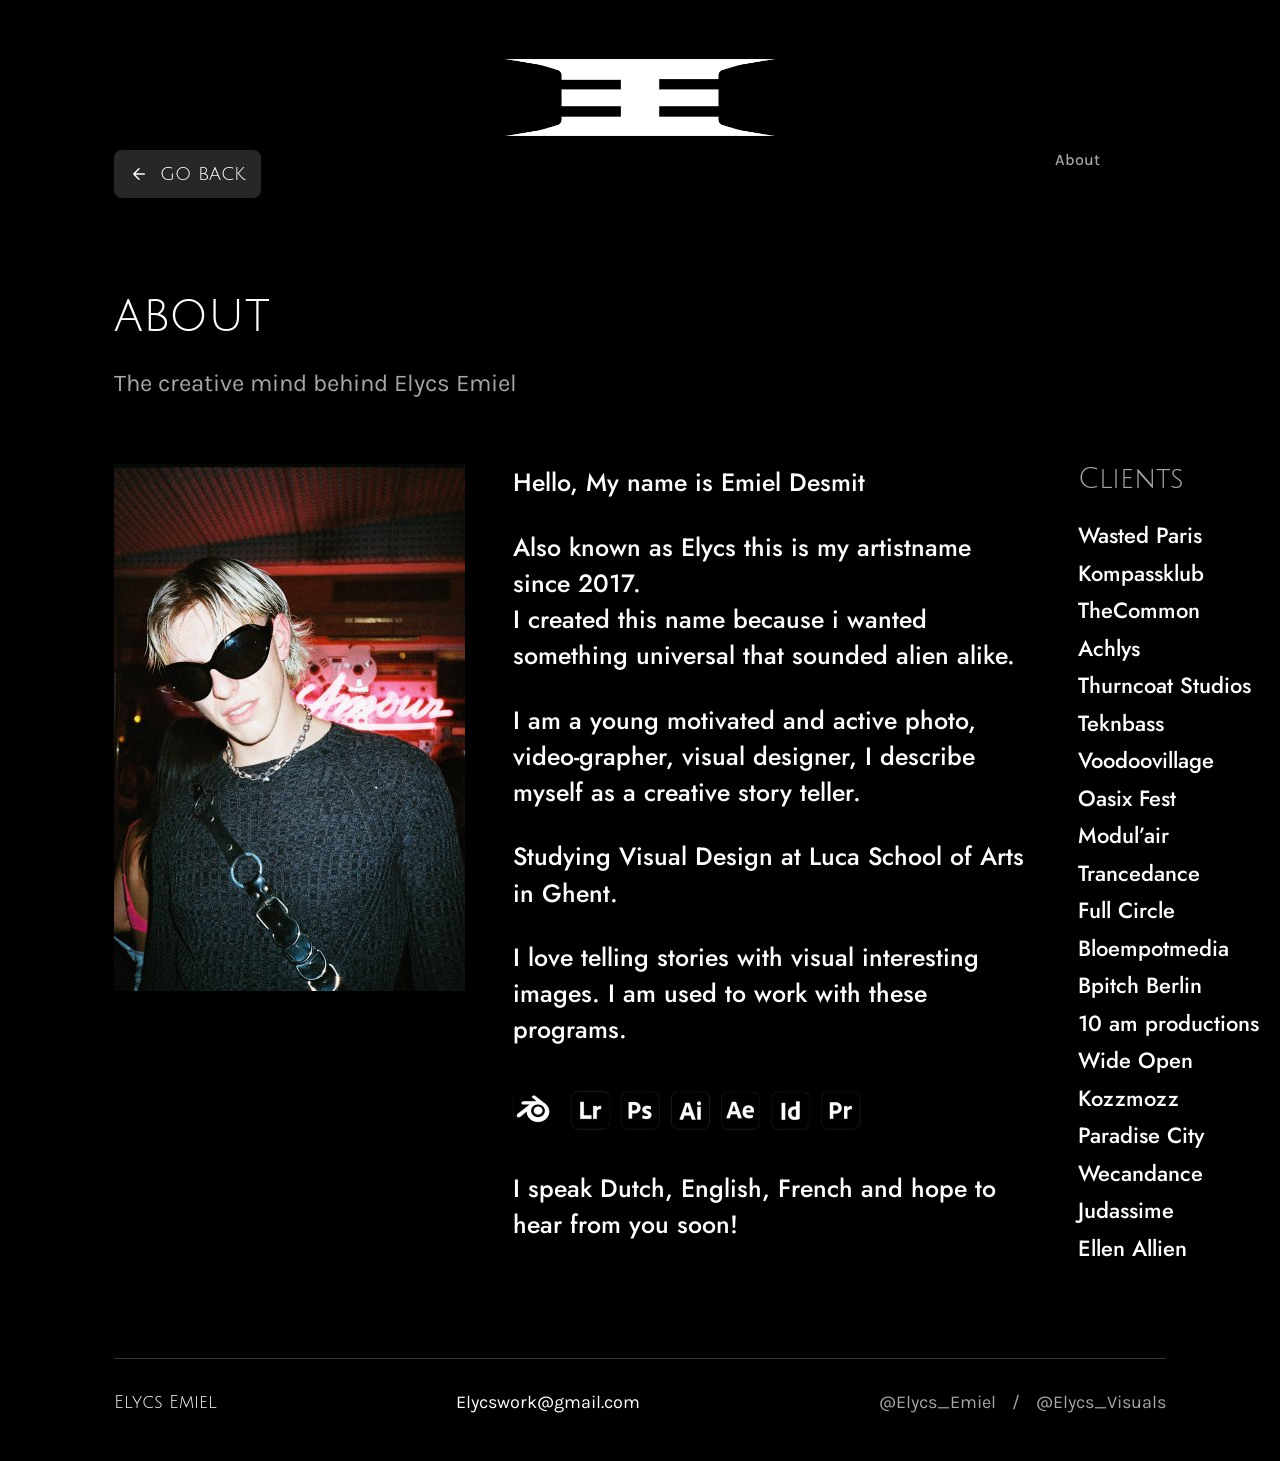
<file: about.html>
<!DOCTYPE html>
<html lang="en">
<head>
  <meta charset="UTF-8">
  <meta name="viewport" content="width=device-width, initial-scale=1.0">
  <title>About — Elycs Emiel</title>
  <link rel="preconnect" href="https://fonts.googleapis.com">
  <link rel="preconnect" href="https://fonts.gstatic.com" crossorigin>
  <link href="https://fonts.googleapis.com/css2?family=Julius+Sans+One&family=Karla:wght@400&family=Jost:wght@500;700&display=swap" rel="stylesheet">
  <link rel="stylesheet" href="css/style.css">
</head>
<body>
  <div class="wrap">
    <header class="subnav">
      <a href="index.html"><img class="logo" src="img/logo.png" alt="Elycs Emiel — home"></a>
      <a class="back-btn" href="index.html">
        <svg viewBox="0 0 24 24" fill="none" stroke="currentColor" stroke-width="2" stroke-linecap="round" stroke-linejoin="round" aria-hidden="true"><path d="M19 12H5M12 19l-7-7 7-7"/></svg>
        go back
      </a>
      <span class="current">About</span>
    </header>

    <main class="page">
      <div class="page-intro">
        <h1>about</h1>
        <p>The creative mind behind Elycs Emiel</p>
      </div>

      <div class="bio-grid">
        <img src="img/about-portrait.jpg" alt="Portrait of Emiel Desmit">
        <div class="bio">
          <p>Hello, My name is Emiel Desmit</p>
          <p>Also known as Elycs this is my artistname since 2017.<br>I created this name because i wanted something universal that sounded alien alike.</p>
          <p>I am a young motivated and active photo, video-grapher, visual designer, I describe myself as a creative story teller.</p>
          <p>Studying Visual Design at Luca School of Arts in Ghent.</p>
          <p>I love telling stories with visual interesting images. I am used to work with these programs.</p>
          <img class="software" src="img/software.png" alt="Blender, Lightroom, Photoshop, Illustrator, After Effects, InDesign, Premiere Pro">
          <p>I speak Dutch, English, French and hope to hear from you soon!</p>
        </div>
        <div class="clients">
          <h2>Clients</h2>
          <ul>
            <li>Wasted Paris</li>
            <li>Kompassklub</li>
            <li>TheCommon</li>
            <li>Achlys</li>
            <li>Thurncoat Studios</li>
            <li>Teknbass</li>
            <li>Voodoovillage</li>
            <li>Oasix Fest</li>
            <li>Modul’air</li>
            <li>Trancedance</li>
            <li>Full Circle</li>
            <li>Bloempotmedia</li>
            <li>Bpitch Berlin</li>
            <li>10 am productions</li>
            <li>Wide Open</li>
            <li>Kozzmozz</li>
            <li>Paradise City</li>
            <li>Wecandance</li>
            <li>Judassime</li>
            <li>Ellen Allien</li>
          </ul>
        </div>
      </div>

      <footer class="footer">
        <span class="sig">Elycs Emiel</span>
        <a href="mailto:Elycswork@gmail.com">Elycswork@gmail.com</a>
        <span class="socials"><a href="https://www.instagram.com/elycs_emiell/" target="_blank" rel="noopener">@Elycs_Emiel</a>    /    <a href="https://www.instagram.com/elycs_visuals/" target="_blank" rel="noopener">@Elycs_Visuals</a></span>
      </footer>
    </main>
  </div>
</body>
</html>
</file>
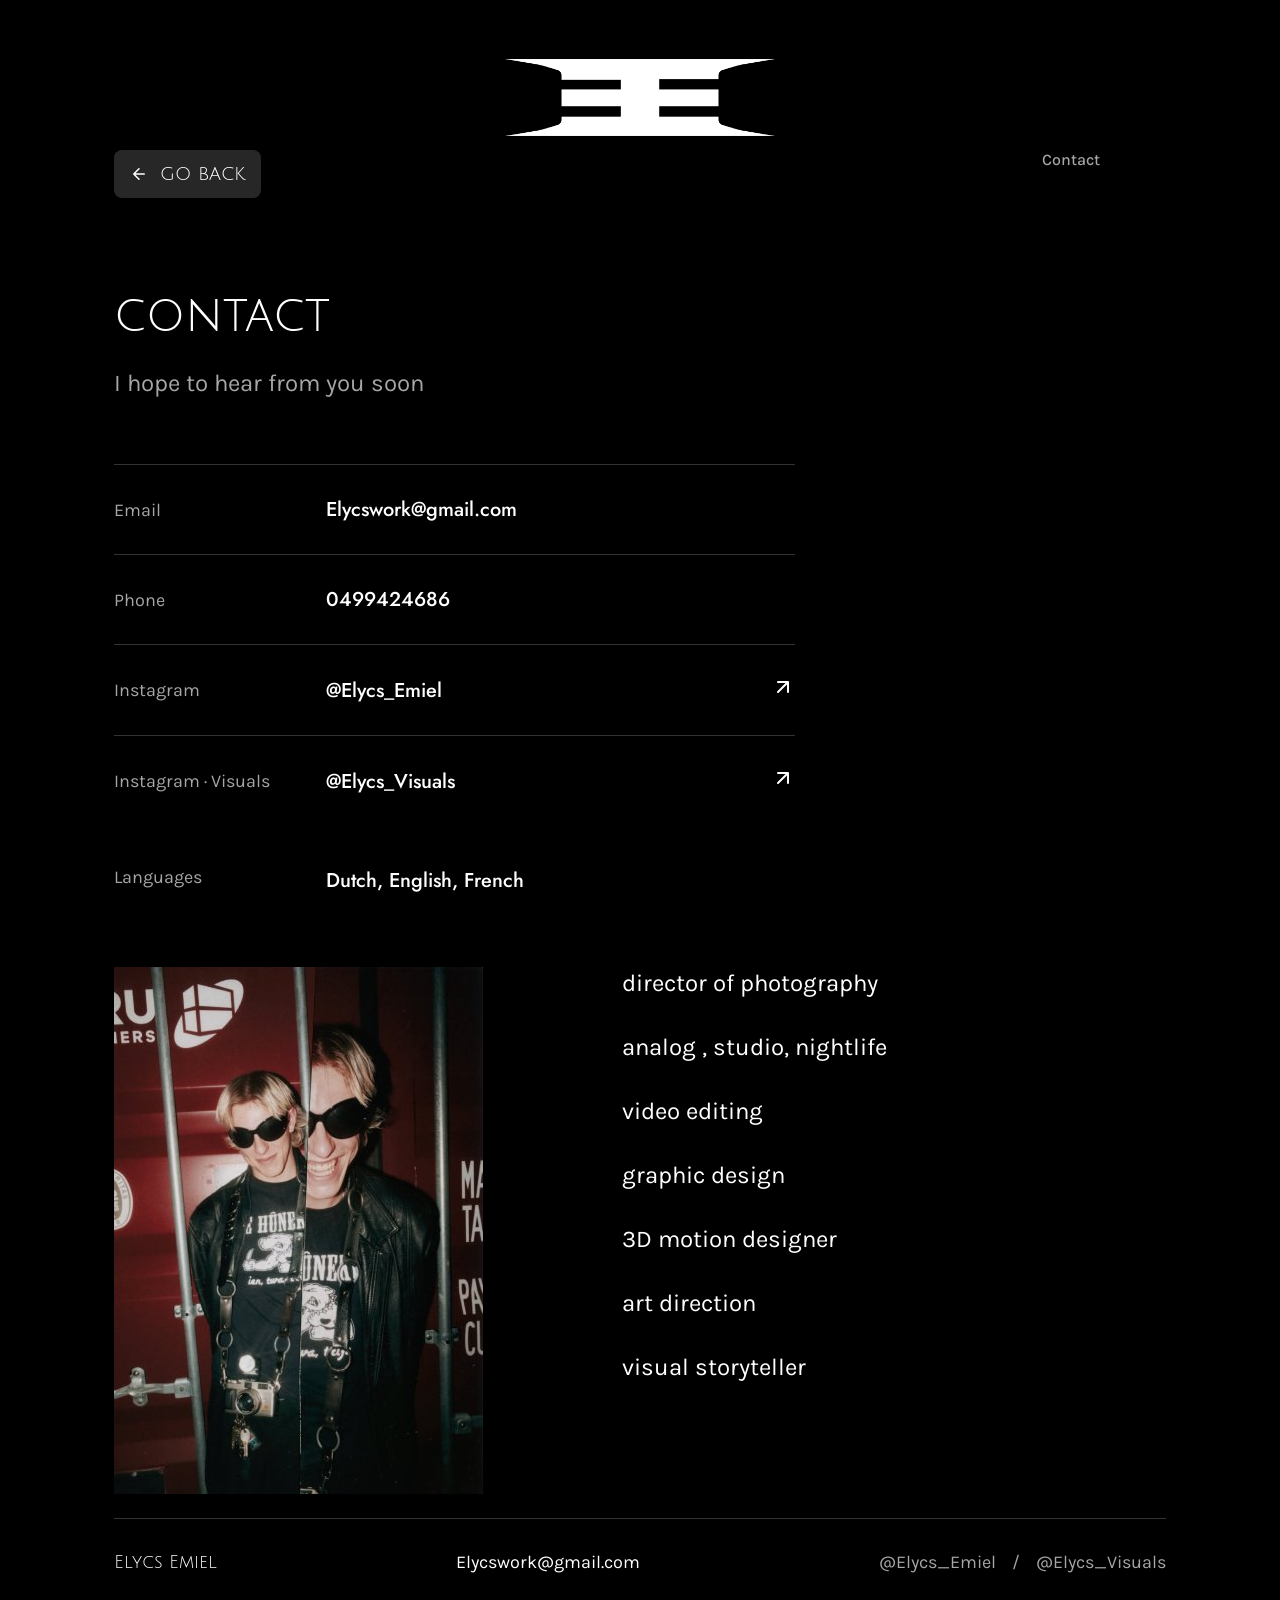
<file: contact.html>
<!DOCTYPE html>
<html lang="en">
<head>
  <meta charset="UTF-8">
  <meta name="viewport" content="width=device-width, initial-scale=1.0">
  <title>Contact — Elycs Emiel</title>
  <link rel="preconnect" href="https://fonts.googleapis.com">
  <link rel="preconnect" href="https://fonts.gstatic.com" crossorigin>
  <link href="https://fonts.googleapis.com/css2?family=Julius+Sans+One&family=Karla:wght@400&family=Jost:wght@500;700&display=swap" rel="stylesheet">
  <link rel="stylesheet" href="css/style.css">
</head>
<body>
  <div class="wrap">
    <header class="subnav">
      <a href="index.html"><img class="logo" src="img/logo.png" alt="Elycs Emiel — home"></a>
      <a class="back-btn" href="index.html">
        <svg viewBox="0 0 24 24" fill="none" stroke="currentColor" stroke-width="2" stroke-linecap="round" stroke-linejoin="round" aria-hidden="true"><path d="M19 12H5M12 19l-7-7 7-7"/></svg>
        go back
      </a>
      <span class="current">Contact</span>
    </header>

    <main class="page">
      <div class="page-intro">
        <h1>contact</h1>
        <p>I hope to hear from you soon</p>
      </div>

      <div class="contact-list">
        <div class="contact-row">
          <span class="label">Email</span>
          <a class="value" href="mailto:Elycswork@gmail.com">Elycswork@gmail.com</a>
        </div>
        <div class="contact-row">
          <span class="label">Phone</span>
          <a class="value" href="tel:+32499424686">0499424686</a>
        </div>
        <div class="contact-row">
          <span class="label">Instagram</span>
          <a class="value" href="https://www.instagram.com/elycs_emiell/" target="_blank" rel="noopener">@Elycs_Emiel</a>
          <a href="https://www.instagram.com/elycs_emiell/" target="_blank" rel="noopener" aria-label="Open Instagram @Elycs_Emiel">
            <svg viewBox="0 0 24 24" fill="none" stroke="currentColor" stroke-width="2" stroke-linecap="round" stroke-linejoin="round"><path d="M7 17L17 7M7 7h10v10"/></svg>
          </a>
        </div>
        <div class="contact-row">
          <span class="label">Instagram · Visuals</span>
          <a class="value" href="https://www.instagram.com/elycs_visuals/" target="_blank" rel="noopener">@Elycs_Visuals</a>
          <a href="https://www.instagram.com/elycs_visuals/" target="_blank" rel="noopener" aria-label="Open Instagram @Elycs_Visuals">
            <svg viewBox="0 0 24 24" fill="none" stroke="currentColor" stroke-width="2" stroke-linecap="round" stroke-linejoin="round"><path d="M7 17L17 7M7 7h10v10"/></svg>
          </a>
        </div>
        <div class="contact-row plain">
          <span class="label">Languages</span>
          <span class="value">Dutch, English, French</span>
        </div>
      </div>

      <div class="disciplines">
        <img src="img/contact-portrait.jpg" alt="Double-exposure portrait of Emiel">
        <ul>
          <li>director of photography</li>
          <li>analog , studio, nightlife</li>
          <li>video editing</li>
          <li>graphic design</li>
          <li>3D motion designer</li>
          <li>art direction</li>
          <li>visual storyteller</li>
        </ul>
      </div>

      <footer class="footer">
        <span class="sig">Elycs Emiel</span>
        <a href="mailto:Elycswork@gmail.com">Elycswork@gmail.com</a>
        <span class="socials"><a href="https://www.instagram.com/elycs_emiell/" target="_blank" rel="noopener">@Elycs_Emiel</a>    /    <a href="https://www.instagram.com/elycs_visuals/" target="_blank" rel="noopener">@Elycs_Visuals</a></span>
      </footer>
    </main>
  </div>
</body>
</html>
</file>
<file: css/style.css>
/* Elycs Emiel — portfolio
   Built from the Figma file "WEBSITE ELYCS EMIEL" (desktop frame 1512px wide). */

:root {
  --bg: #000;
  --text: #fff;
  --muted: #a6a6a6;
  --line: #333;
  --btn: #272727;
  --btn-nav: #202020;
  --accent: #ff0000;
  --pad: 114px;
  --font-display: "Julius Sans One", sans-serif;
  --font-body: "Karla", sans-serif;
  --font-text: "Futura", "Futura PT", "Jost", sans-serif;
}

* { box-sizing: border-box; margin: 0; padding: 0; }
html { scroll-behavior: smooth; }
body {
  background: var(--bg);
  color: var(--text);
  font-family: var(--font-text);
  font-weight: 500;
  -webkit-font-smoothing: antialiased;
  overflow-x: hidden;
}
img { display: block; max-width: 100%; height: auto; }
a { color: inherit; text-decoration: none; }

.wrap { width: 100%; max-width: 1512px; margin: 0 auto; }

/* ---------- Sticky menu (home) ---------- */
.menu {
  position: fixed;
  top: 6px;
  right: max(10px, calc((100vw - 1512px) / 2 + 10px));
  z-index: 50;
  width: 220px;
  padding: 8px;
  display: flex;
  flex-direction: column;
  gap: 8px;
  background: var(--bg);
  border-radius: 8px;
}
.menu a {
  display: flex;
  align-items: center;
  height: 52px;
  padding: 0 16px;
  background: var(--btn-nav);
  border-radius: 6px;
  font-family: var(--font-display);
  font-size: 22px;
  transition: background .2s;
}
.menu a:hover { background: #333; }

/* ---------- Hero ---------- */
.hero { padding: 105px var(--pad) 0; text-align: center; }
.hero .logo { width: 504px; margin: 0 auto; }
.hero h1 {
  margin-top: 40px;
  font-family: var(--font-display);
  font-weight: 400;
  font-size: 48px;
  line-height: 1.2;
}

/* ---------- Project cards ---------- */
.cards {
  display: grid;
  grid-template-columns: minmax(0, 430fr) minmax(0, 435fr) minmax(0, 435fr);   /* minmax(0,…) stops long nowrap text from stretching a column */
  gap: 0 min(60px, 3.5vw);                     /* was 0 110px */
  align-items: end;
  padding: 50px 45px 0;
}
.card img { width: 100%; aspect-ratio: auto; transition: transform .4s, filter .4s; }
.card a.thumb { display: block; overflow: hidden; }
.card a.thumb:hover img { transform: scale(1.03); filter: brightness(1.1); }
.card-info {
  margin-top: 16px;
  display: flex;
  justify-content: space-between;
  align-items: flex-end;     /* "view more" onderaan, op de regel van de laatste p */
  gap: 10px;
}
.project-title h3 { font-weight: 700; font-size: 32px; line-height: 1.2; }
.card h3 { font-weight: 700; font-size: min(32px, 2.1vw); line-height: 1.2; }
.project-title p { font-size: 20px; margin-top: 4px; }
.card p { font-size: min(20px, 1.32vw); margin-top: 4px; }
.card p + p, .project-title p + p { margin-top: 24px; }
.card h3, .card p { white-space: nowrap; }   /* titel en regels blijven op één lijn */
.view-more { color: var(--accent); font-size: min(18px, 1.19vw); white-space: nowrap; padding-bottom: 4px; }
.view-more:hover { text-decoration: underline; }

/* ---------- Section headings ---------- */
.section-head {
  margin-top: 64px;
  border-top: 1px solid var(--line);
  padding: 32px 0 48px;
  text-align: center;
  font-family: var(--font-display);
  font-weight: 400;
  font-size: 48px;
  line-height: 1.1;
}
.section-head small {
  display: block;
  margin-top: 12px;
  font-size: 20px;
}
.divider { border-top: 1px solid var(--line); margin: 40px 0; }

.project { padding: 0 50px; }
.text-row {
  display: grid;
  grid-template-columns: repeat(3, 1fr);
  gap: 60px;
  font-size: 20px;
  line-height: 1.25;
}
.text-row p + p { margin-top: 1.25em; }
.project-title p { margin-top: 24px; }

.media-row { display: flex; gap: 60px; align-items: flex-start; margin-top: 40px; }
.media-row figure { flex: 1; }
figcaption { margin-top: 14px; text-align: center; font-size: 20px; }
figcaption.karla { font-family: var(--font-body); font-weight: 400; }

/* Wasted collage */
.collage { display: grid; grid-template-columns: 512fr 444fr 522fr; gap: 0; margin-top: 50px; align-items: start; }
.collage .stack { position: relative; aspect-ratio: 444 / 671; }
.collage .stack .back { position: absolute; left: 11%; top: 0; width: 59%; }
.collage .stack .front { position: absolute; right: 0; bottom: 0; width: 76%; }

/* Carousels */
.carousel-label { font-size: 13px; margin: 0 0 16px 0; letter-spacing: .05em; }
.carousel {
  display: flex;
  gap: 36px;
  overflow-x: auto;
  scroll-snap-type: x mandatory;
  padding-bottom: 12px;
  cursor: grab;
  scrollbar-width: thin;
  scrollbar-color: #444 transparent;
}
.carousel.dragging { cursor: grabbing; scroll-snap-type: none; }
.carousel img {
  flex: 0 0 auto;
  width: 454px;
  height: 633px;
  object-fit: cover;
  scroll-snap-align: start;
  user-select: none;
  -webkit-user-drag: none;
}

/* The Common */
.common-grid {
  display: grid;
  grid-template-columns: 563fr 790fr;
  gap: 24px 60px;
  margin-top: 40px;
}
.common-grid .posters { grid-row: span 1; }
.common-grid .tall { align-self: start; }
.visual-row { display: grid; grid-template-columns: repeat(3, 1fr); gap: 110px; margin-top: 40px; }
.visual-row.single { grid-template-columns: minmax(0, 420px); justify-content: center; }
.visual-row video { aspect-ratio: 9 / 16; object-fit: cover; }
.wide { margin-top: 40px; }

/* Artist release */
.artist-intro { display: grid; grid-template-columns: 275fr 553fr 369fr; gap: 50px; align-items: start; }
.artist-media { display: grid; grid-template-columns: 516fr 729fr; gap: 110px; margin-top: 60px; align-items: start; }
.vinyls { position: relative; aspect-ratio: 1030 / 1420; }
.vinyls img { position: absolute; width: 76%; }
.vinyls .v3 { top: 0; right: 0; }
.vinyls .v4 { top: 30%; left: 0; z-index: 2; }
.vinyls .v2 { top: 58%; right: -1%; z-index: 3; }
.stage-label { text-align: center; font-size: 20px; margin: 60px 0 16px; }
.stage { width: 100%; max-width: 1257px; margin: 0 auto; }
.studio-title { text-align: center; font-size: 32px; margin: 80px 0 24px; }

/* ---------- Footer ---------- */
.footer {
  margin: 48px var(--pad) 0;
  border-top: 1px solid var(--line);
  padding: 32px 0 48px;
  display: flex;
  justify-content: space-between;
  align-items: center;
  gap: 16px;
  font-size: 18px;
  font-family: var(--font-body);
  font-weight: 400;
}
.footer .sig { font-family: var(--font-display); }
.footer .socials { color: var(--muted); white-space: pre; }
.footer a:hover { text-decoration: underline; }

/* ---------- Sub pages (About / Contact) ---------- */
.subnav { position: relative; height: 242px; padding: 0 var(--pad); }
.subnav .logo { position: absolute; left: 50%; top: 59px; width: 270px; transform: translateX(-50%); }
.back-btn {
  position: absolute;
  left: var(--pad);
  top: 150px;
  display: inline-flex;
  align-items: center;
  gap: 12px;
  height: 48px;
  padding: 0 16px;
  background: var(--btn);
  border-radius: 8px;
  font-family: var(--font-display);
  font-size: 20px;
  transition: background .2s;
}
.back-btn:hover { background: #3a3a3a; }
.back-btn svg { width: 18px; height: 18px; }
.current {
  position: absolute;
  right: 180px;
  top: 150px;
  font-family: var(--font-body);
  font-size: 16px;
  color: var(--muted);
}

.page { padding: 48px var(--pad) 0; }
.page-intro { padding-bottom: 64px; }
.page-intro h1 { font-family: var(--font-display); font-weight: 400; font-size: 48px; line-height: 1.1; }
.page-intro p { margin-top: 24px; font-family: var(--font-body); font-weight: 400; font-size: 24px; line-height: 1.4; color: var(--muted); }

/* About */
.bio-grid { display: grid; grid-template-columns: 351px 517px 308px; gap: 48px; padding-bottom: 96px; }
.bio { display: flex; flex-direction: column; gap: 28px; font-size: 25px; line-height: 1.45; }
.bio .software { width: 401px; }
.clients h2 { font-family: var(--font-display); font-weight: 400; font-size: 28px; color: var(--muted); }
.clients ul { list-style: none; margin-top: 28px; display: flex; flex-direction: column; gap: 10px; font-size: 22px; line-height: 1.25; }
.page .footer { margin: 0; }

/* Contact */
.contact-list { width: 681px; max-width: 100%; }
.contact-row {
  display: flex;
  align-items: center;
  gap: 32px;
  padding: 30px 0;
  border-top: 1px solid var(--line);
}
.contact-row .label { width: 180px; flex-shrink: 0; font-family: var(--font-body); font-weight: 400; font-size: 18px; color: var(--muted); }
.contact-row .value { flex: 1; font-size: 20px; }
.contact-row a.value:hover { text-decoration: underline; }
.contact-row svg { width: 24px; height: 24px; flex-shrink: 0; }
.contact-row.plain { border-top: 0; padding: 40px 0 72px; align-items: flex-start; }
.disciplines { display: flex; gap: 139px; align-items: flex-start; padding-bottom: 24px; }
.disciplines img { width: 369px; flex-shrink: 0; }
.disciplines ul { list-style: none; font-family: var(--font-body); font-weight: 400; font-size: 24px; line-height: 32px; display: flex; flex-direction: column; gap: 32px; }

/* ---------- Responsive ---------- */
@media (max-width: 1200px) {
  :root { --pad: 48px; }
  .cards { gap: 0 40px; padding: 40px 24px 0; }
  .project { padding: 0 24px; }
  .text-row, .media-row, .visual-row, .artist-media { gap: 32px; }
  .bio-grid { grid-template-columns: 300px 1fr; }
  .bio-grid .clients { grid-column: 1 / -1; }
  .disciplines { gap: 60px; }
  .current { right: var(--pad); }
}

@media (max-width: 800px) {
  :root { --pad: 20px; }
  .menu { width: auto; flex-direction: row; top: 10px; right: 10px; padding: 6px; }
  .menu a { height: 40px; font-size: 16px; padding: 0 12px; }
  .hero { padding-top: 80px; }
  .hero .logo { width: 75%; }
  .hero h1, .section-head, .page-intro h1 { font-size: 32px; }
  .cards { grid-template-columns: 1fr; gap: 48px; }
  .card h3, .project-title h3 { font-size: 26px; }
  .card p { font-size: 20px; }
  .view-more { font-size: 18px; }
  .card h3, .card p { white-space: normal; }
  .text-row, .visual-row, .artist-intro, .artist-media, .common-grid { grid-template-columns: 1fr; }
  .media-row { flex-direction: column; }
  .collage { grid-template-columns: 1fr; gap: 24px; }
  .collage .stack { max-width: 444px; width: 100%; margin: 0 auto; }
  .carousel img { width: 78vw; height: auto; aspect-ratio: 454 / 633; }
  .vinyls { aspect-ratio: auto; display: flex; flex-direction: column; gap: 16px; }
  .vinyls img { position: static; width: 100%; }
  .footer { flex-direction: column; align-items: flex-start; }
  .subnav { height: 200px; }
  .subnav .logo { width: 200px; top: 30px; }
  .back-btn { top: 130px; }
  .current { top: 145px; }
  .bio-grid { grid-template-columns: 1fr; }
  .bio { font-size: 20px; }
  .bio .software { width: 100%; max-width: 401px; }
  .disciplines { flex-direction: column; gap: 40px; }
  .disciplines img { width: 100%; max-width: 369px; }
  .contact-row { gap: 16px; }
  .contact-row .label { width: 110px; font-size: 15px; }
  .contact-row .value { font-size: 17px; word-break: break-word; }
}

/* Videos */
video { display: block; width: 100%; height: auto; background: #111; }
.card a.thumb video { transition: transform .4s, filter .4s; }
/* Middle video + right photo: same width, same ratio => same height and same top edge */
.card:nth-child(2) a.thumb video,
.card:nth-child(3) a.thumb img {
  width: 100%;
  height: auto;
  aspect-ratio: 5 / 7;
  object-fit: cover;
}
.card a.thumb:hover video { transform: scale(1.03); filter: brightness(1.1); }
.collage .stack video.back { position: absolute; left: 11%; top: 0; width: 59%; aspect-ratio: 3 / 4; object-fit: cover; }
.common-grid video { aspect-ratio: 3 / 4; object-fit: cover; }
.common-grid figure:last-child video { aspect-ratio: 4 / 3; }
.video-row video { flex: 0 0 auto; width: 340px; aspect-ratio: 3 / 4; object-fit: cover; scroll-snap-align: start; }
@media (max-width: 800px) { .video-row video { width: 70vw; } }

/* Auto-scrolling carousel */
.carousel.auto { scroll-snap-type: none; scroll-behavior: auto; }
</file>
